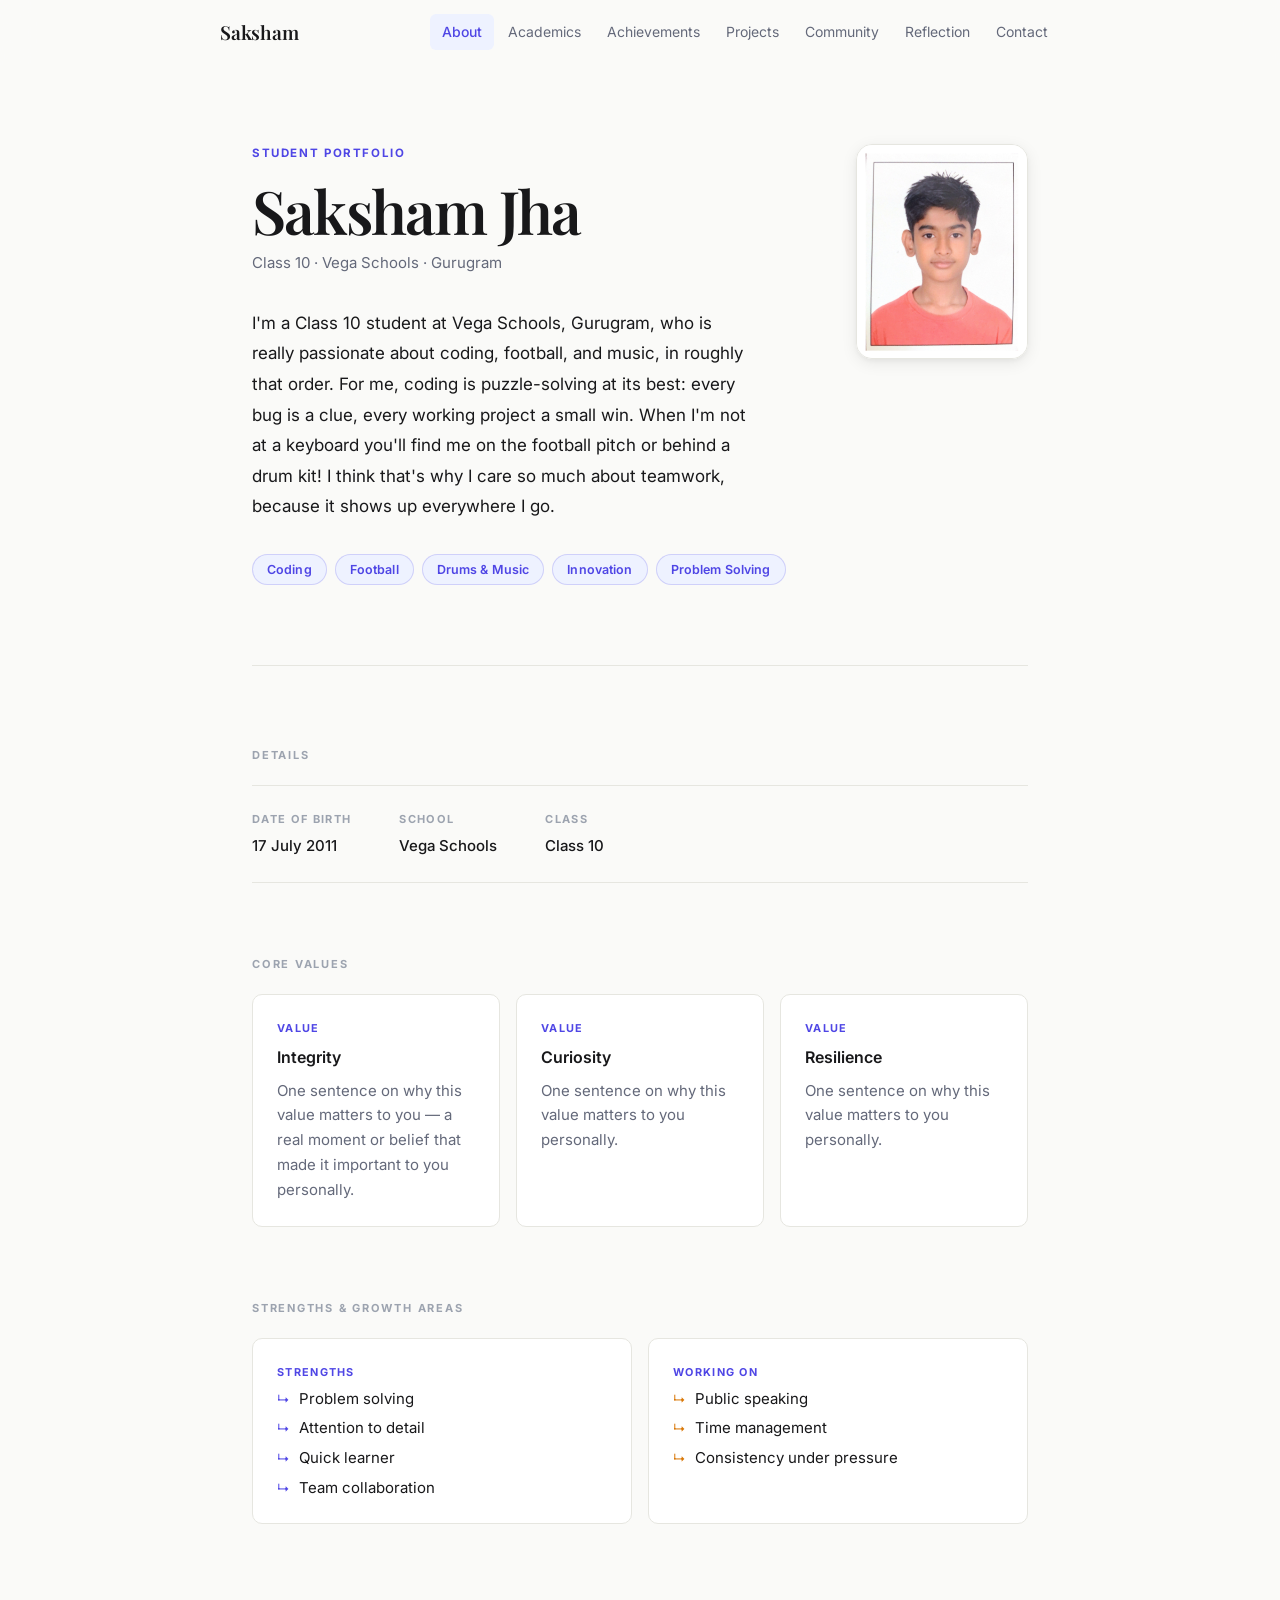
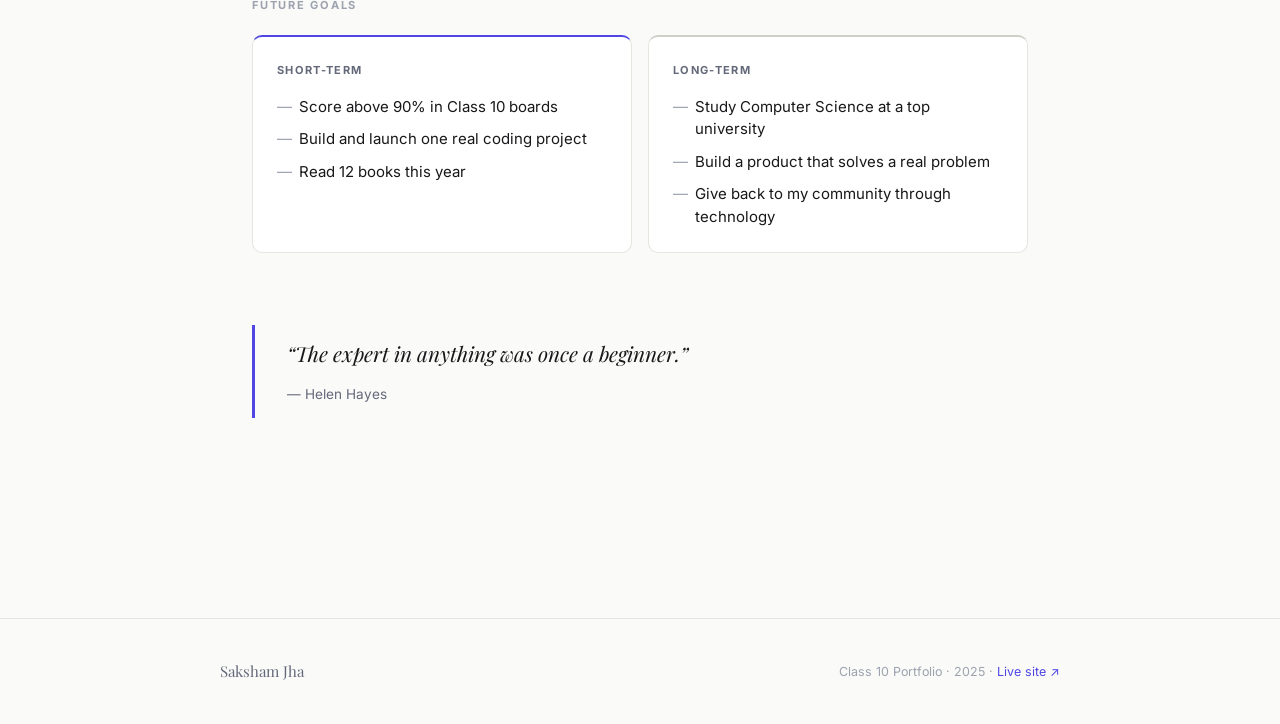
<file: index.html>
<!DOCTYPE html>
<html lang="en" data-page="about">
<head>
  <meta charset="UTF-8" />
  <meta name="viewport" content="width=device-width, initial-scale=1.0" />
  <meta name="description" content="Student portfolio — About Me" />
  <title>Portfolio</title>
  <link rel="preconnect" href="https://fonts.googleapis.com" />
  <link rel="preconnect" href="https://fonts.gstatic.com" crossorigin />
  <link href="https://fonts.googleapis.com/css2?family=Inter:wght@300;400;500;600&family=Playfair+Display:ital,wght@0,500;0,600;1,500&display=swap" rel="stylesheet" />
  <link rel="stylesheet" href="css/style.css" />
</head>
<body>
  <nav id="nav-root"></nav>
  <div id="app"></div>
  <footer id="footer-root"></footer>
  <script src="js/data.js"></script>
  <script src="js/main.js"></script>
</body>
</html>
</file>
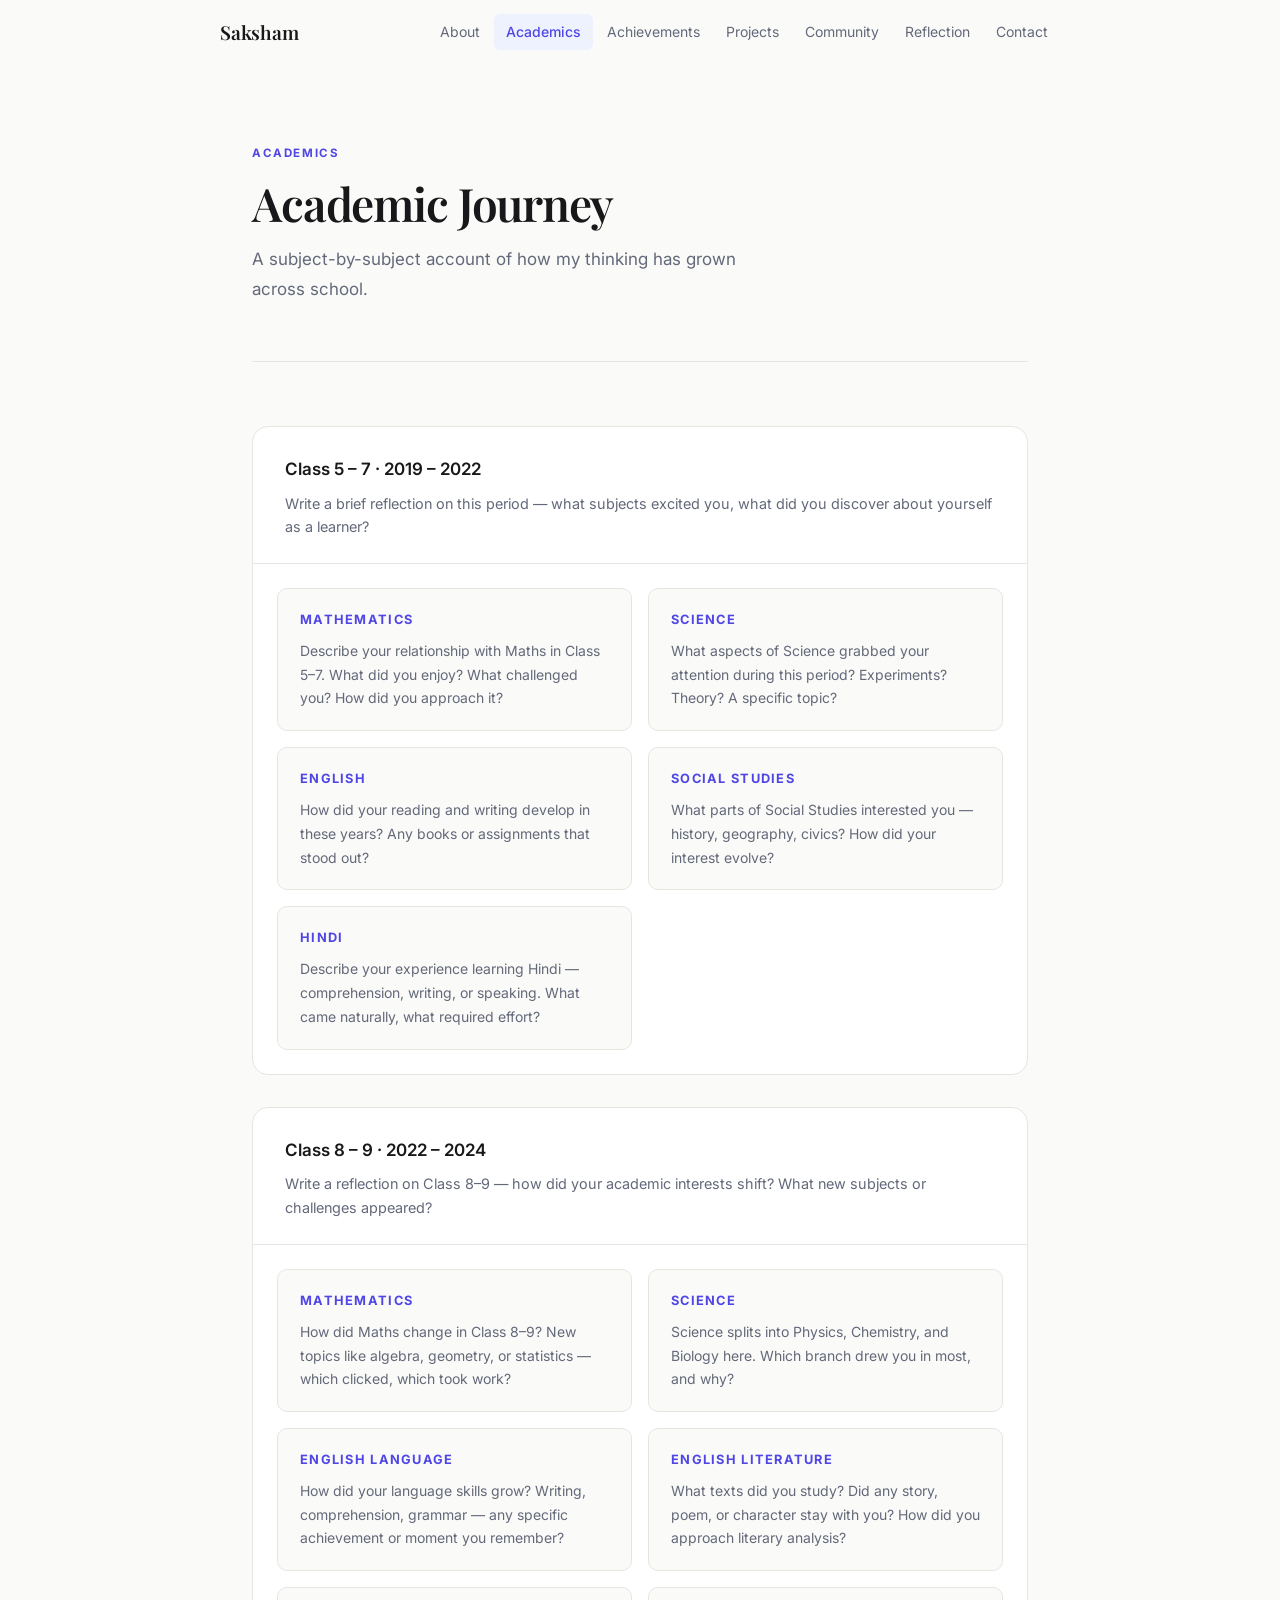
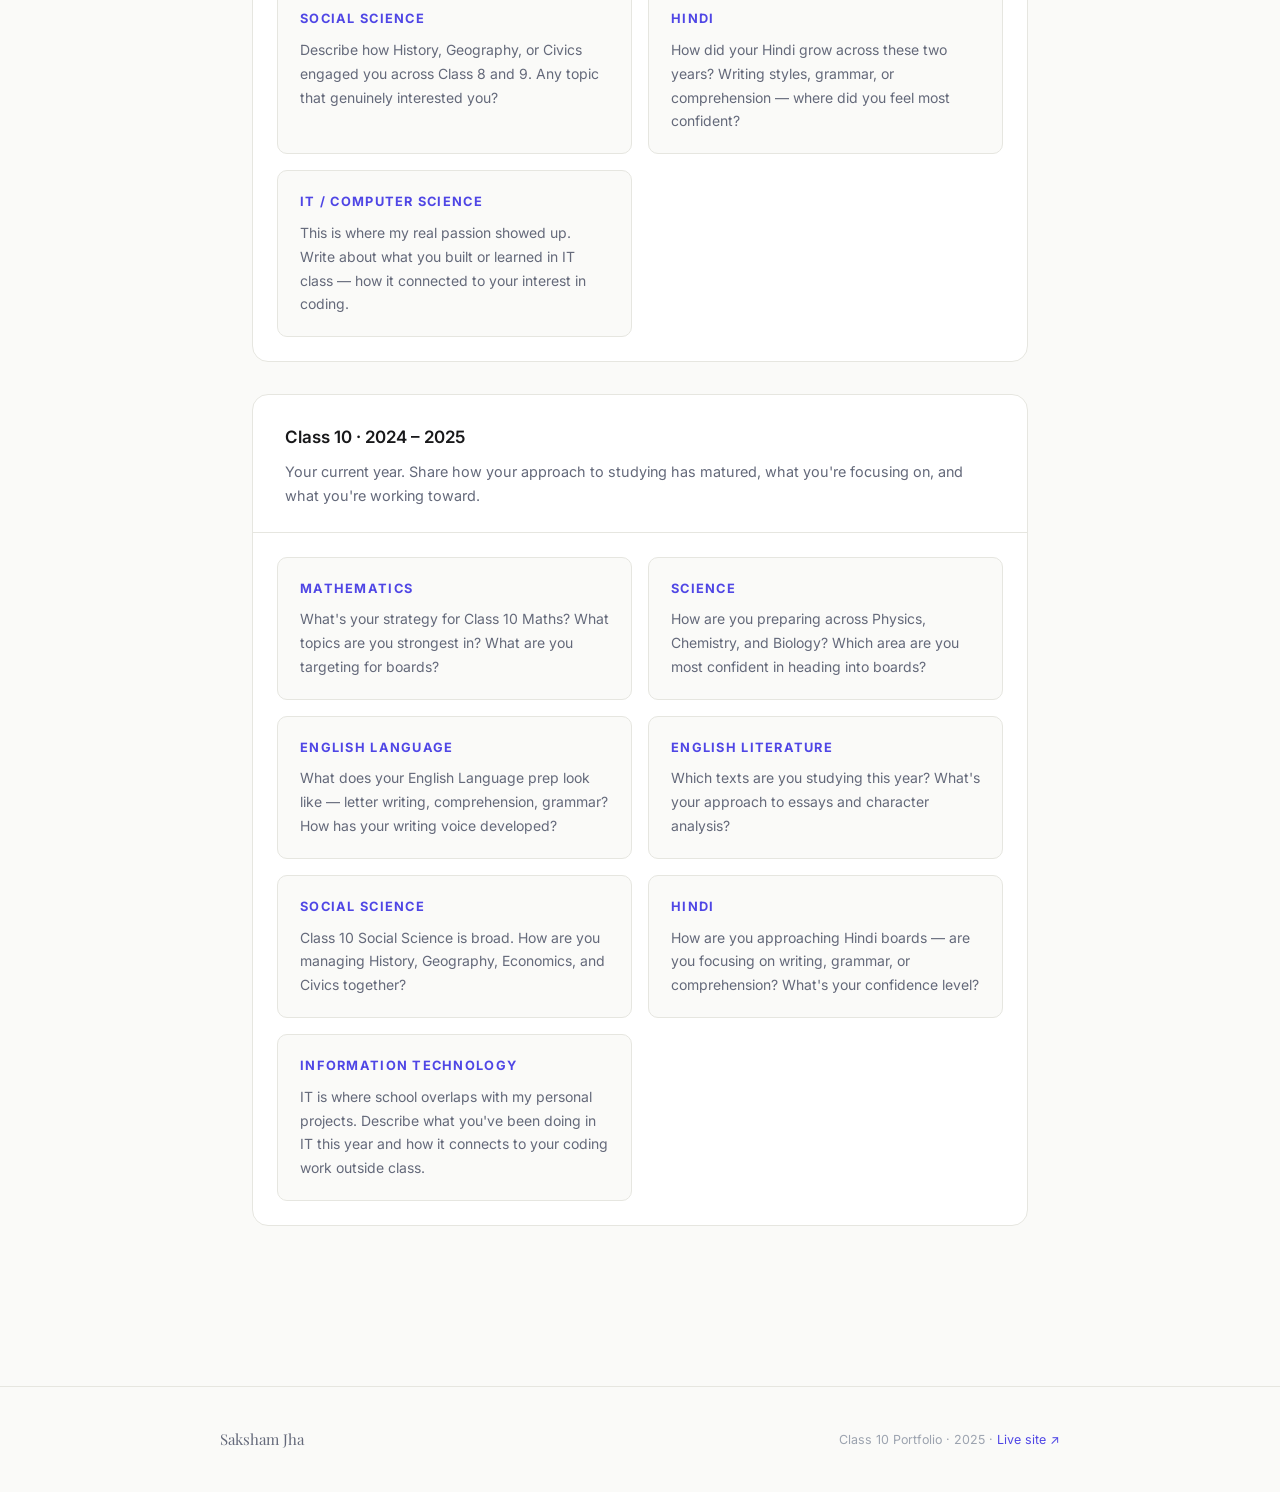
<file: academics.html>
<!DOCTYPE html>
<html lang="en" data-page="academics">
<head>
  <meta charset="UTF-8" />
  <meta name="viewport" content="width=device-width, initial-scale=1.0" />
  <meta name="description" content="Academic achievements — Class 5 to 10" />
  <title>Portfolio</title>
  <link rel="preconnect" href="https://fonts.googleapis.com" />
  <link rel="preconnect" href="https://fonts.gstatic.com" crossorigin />
  <link href="https://fonts.googleapis.com/css2?family=Inter:wght@300;400;500;600&family=Playfair+Display:ital,wght@0,500;0,600;1,500&display=swap" rel="stylesheet" />
  <link rel="stylesheet" href="css/style.css" />
</head>
<body>
  <nav id="nav-root"></nav>
  <div id="app"></div>
  <footer id="footer-root"></footer>
  <script src="js/data.js"></script>
  <script src="js/main.js"></script>
</body>
</html>
</file>
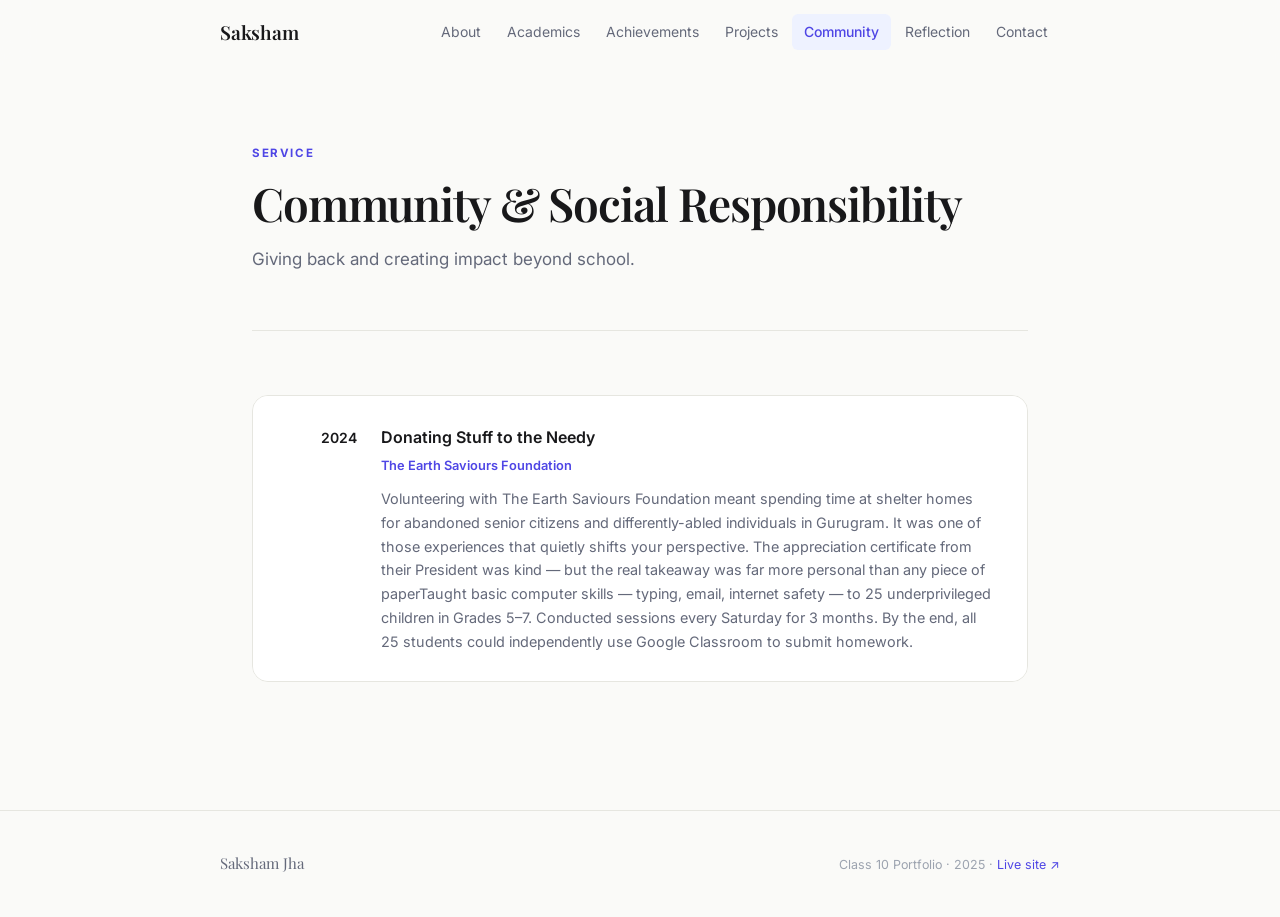
<file: community.html>
<!DOCTYPE html>
<html lang="en" data-page="community">
<head>
  <meta charset="UTF-8" />
  <meta name="viewport" content="width=device-width, initial-scale=1.0" />
  <meta name="description" content="Community service and social responsibility" />
  <title>Portfolio</title>
  <link rel="preconnect" href="https://fonts.googleapis.com" />
  <link rel="preconnect" href="https://fonts.gstatic.com" crossorigin />
  <link href="https://fonts.googleapis.com/css2?family=Inter:wght@300;400;500;600&family=Playfair+Display:ital,wght@0,500;0,600;1,500&display=swap" rel="stylesheet" />
  <link rel="stylesheet" href="css/style.css" />
</head>
<body>
  <nav id="nav-root"></nav>
  <div id="app"></div>
  <footer id="footer-root"></footer>
  <script src="js/data.js"></script>
  <script src="js/main.js"></script>
</body>
</html>
</file>
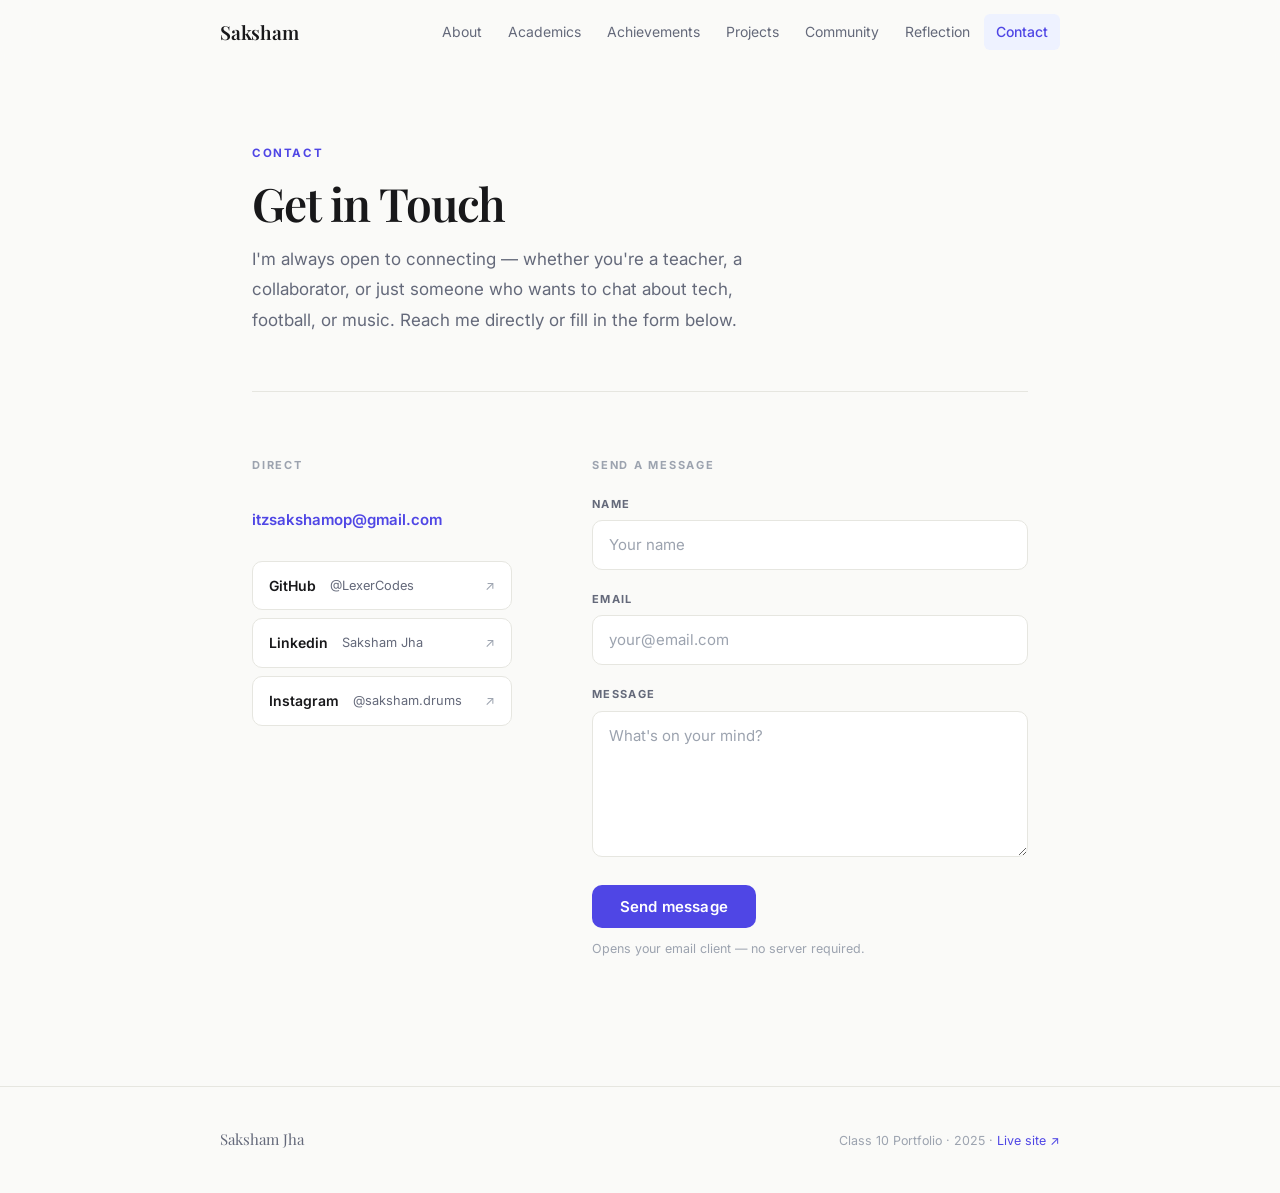
<file: contact.html>
<!DOCTYPE html>
<html lang="en" data-page="contact">
<head>
  <meta charset="UTF-8" />
  <meta name="viewport" content="width=device-width, initial-scale=1.0" />
  <meta name="description" content="Contact" />
  <title>Portfolio</title>
  <link rel="preconnect" href="https://fonts.googleapis.com" />
  <link rel="preconnect" href="https://fonts.gstatic.com" crossorigin />
  <link href="https://fonts.googleapis.com/css2?family=Inter:wght@300;400;500;600&family=Playfair+Display:ital,wght@0,500;0,600;1,500&display=swap" rel="stylesheet" />
  <link rel="stylesheet" href="css/style.css" />
</head>
<body>
  <nav id="nav-root"></nav>
  <div id="app"></div>
  <footer id="footer-root"></footer>
  <script src="js/data.js"></script>
  <script src="js/main.js"></script>
</body>
</html>
</file>
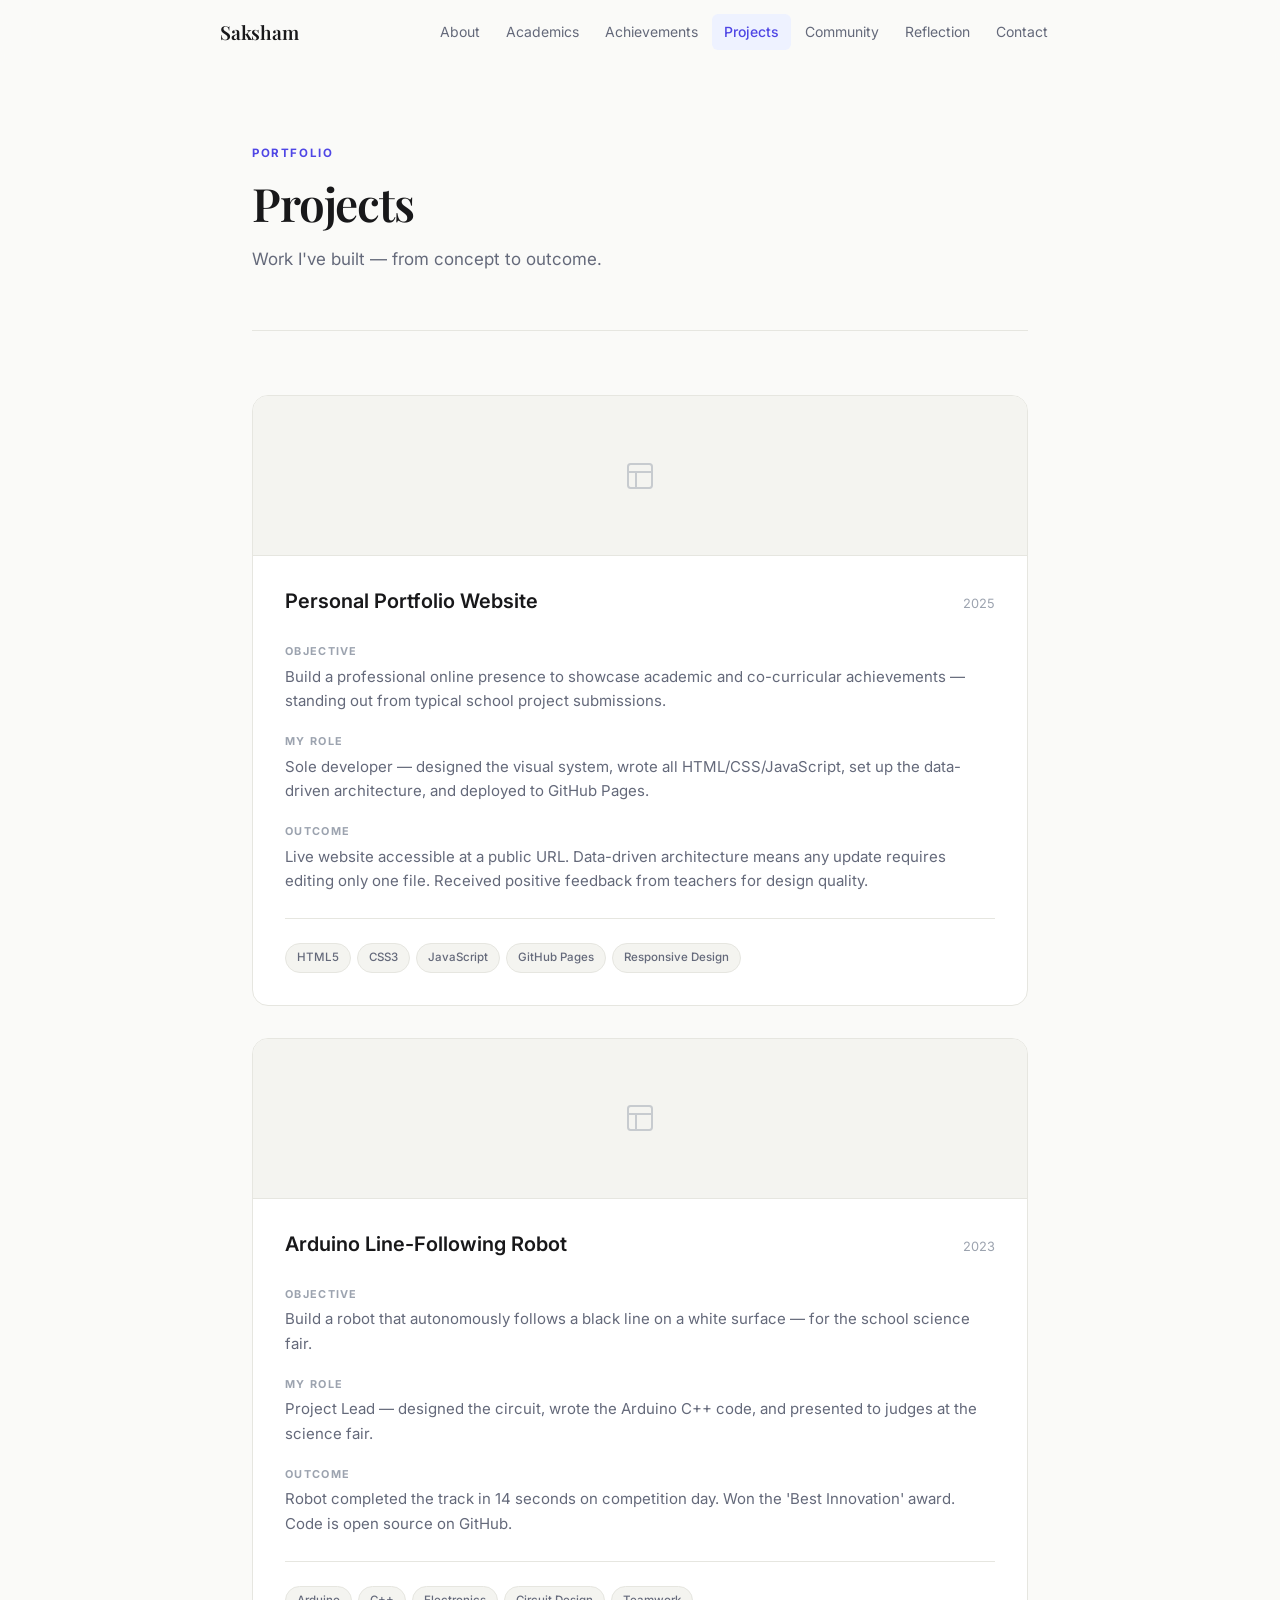
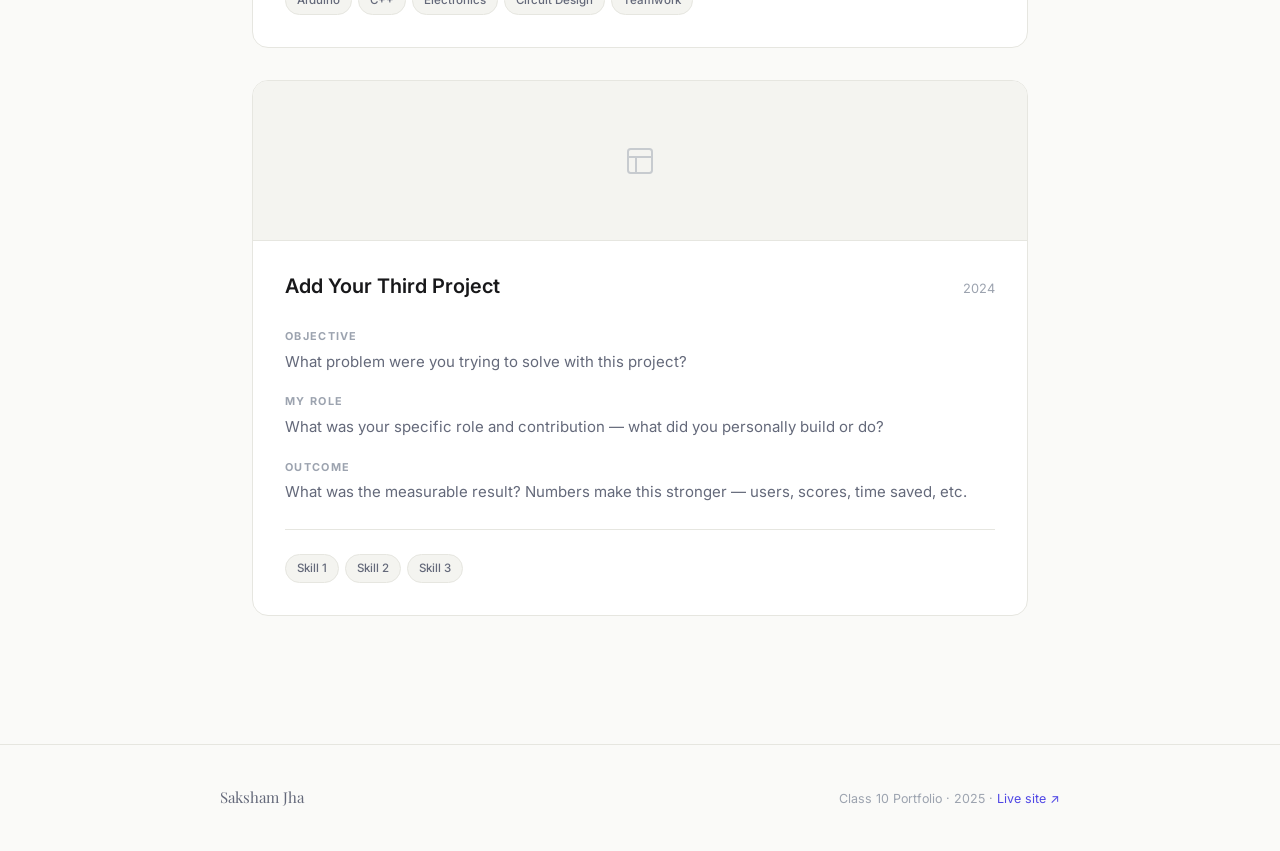
<file: projects.html>
<!DOCTYPE html>
<html lang="en" data-page="projects">
<head>
  <meta charset="UTF-8" />
  <meta name="viewport" content="width=device-width, initial-scale=1.0" />
  <meta name="description" content="Projects portfolio" />
  <title>Portfolio</title>
  <link rel="preconnect" href="https://fonts.googleapis.com" />
  <link rel="preconnect" href="https://fonts.gstatic.com" crossorigin />
  <link href="https://fonts.googleapis.com/css2?family=Inter:wght@300;400;500;600&family=Playfair+Display:ital,wght@0,500;0,600;1,500&display=swap" rel="stylesheet" />
  <link rel="stylesheet" href="css/style.css" />
</head>
<body>
  <nav id="nav-root"></nav>
  <div id="app"></div>
  <footer id="footer-root"></footer>
  <script src="js/data.js"></script>
  <script src="js/main.js"></script>
</body>
</html>
</file>
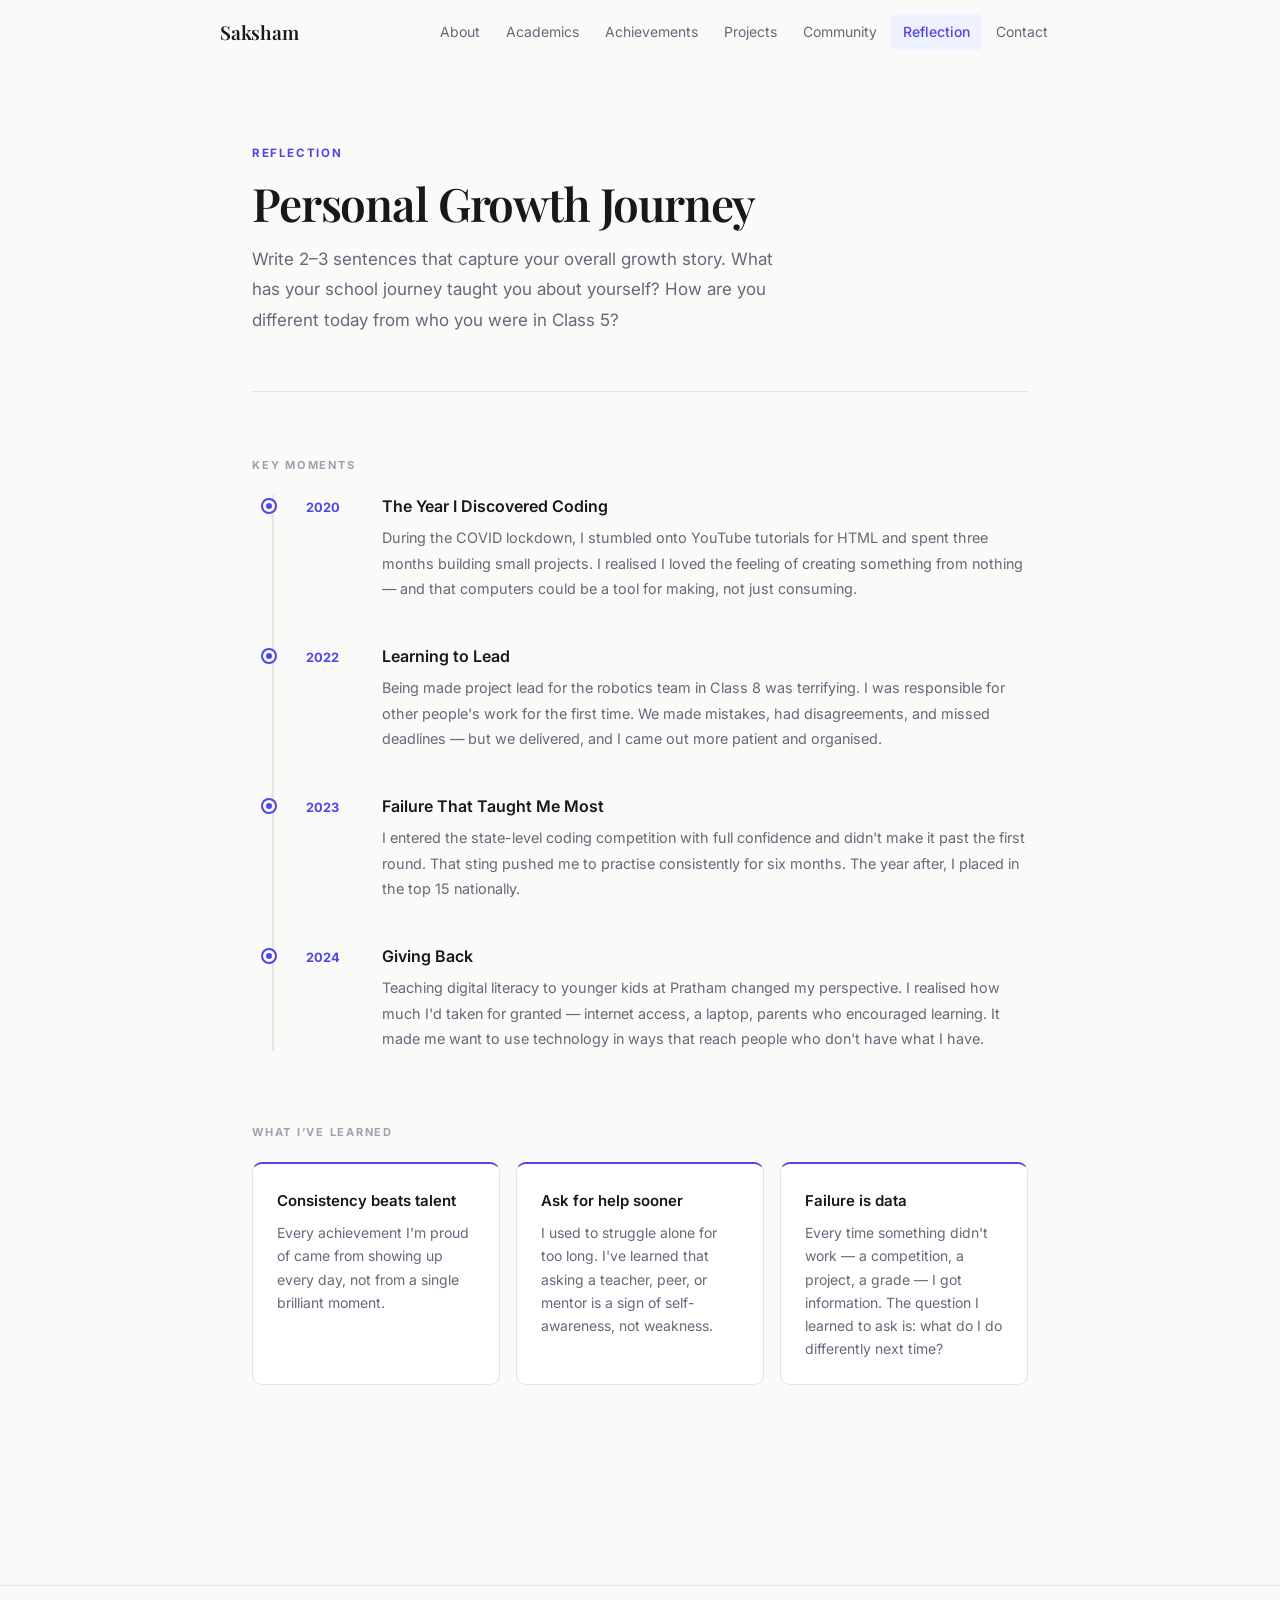
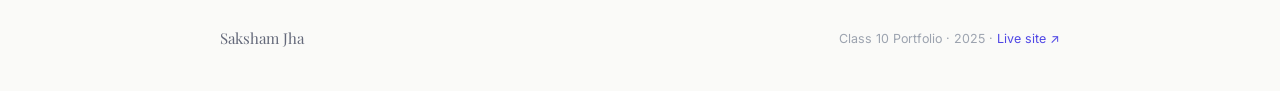
<file: reflection.html>
<!DOCTYPE html>
<html lang="en" data-page="reflection">
<head>
  <meta charset="UTF-8" />
  <meta name="viewport" content="width=device-width, initial-scale=1.0" />
  <meta name="description" content="Personal reflection and growth journey" />
  <title>Portfolio</title>
  <link rel="preconnect" href="https://fonts.googleapis.com" />
  <link rel="preconnect" href="https://fonts.gstatic.com" crossorigin />
  <link href="https://fonts.googleapis.com/css2?family=Inter:wght@300;400;500;600&family=Playfair+Display:ital,wght@0,500;0,600;1,500&display=swap" rel="stylesheet" />
  <link rel="stylesheet" href="css/style.css" />
</head>
<body>
  <nav id="nav-root"></nav>
  <div id="app"></div>
  <footer id="footer-root"></footer>
  <script src="js/data.js"></script>
  <script src="js/main.js"></script>
</body>
</html>
</file>
<file: css/style.css>
/* ═══════════════════════════════════════════════════════
   PORTFOLIO — Design System
   All styles for all 7 pages live here.
   ═══════════════════════════════════════════════════════ */

@import url('https://fonts.googleapis.com/css2?family=Inter:wght@300;400;500;600&family=Playfair+Display:ital,wght@0,500;0,600;1,500&display=swap');

/* ── RESET ─────────────────────────────────────────────────────── */
*, *::before, *::after { box-sizing: border-box; margin: 0; padding: 0; }

/* ── DESIGN TOKENS ─────────────────────────────────────────────── */
:root {
  --bg:             #FAFAF8;
  --surface:        #FFFFFF;
  --surface-raised: #F4F4F0;
  --border:         #E6E6E0;
  --border-hover:   #CFCFC8;
  --text:           #18181A;
  --text-muted:     #64697A;
  --text-subtle:    #9CA3AF;
  --accent:         #4F46E5;
  --accent-light:   #EEF2FF;
  --accent-hover:   #4338CA;
  --green:          #059669;
  --green-light:    #ECFDF5;
  --amber:          #D97706;
  --amber-light:    #FFFBEB;
  --purple:         #7C3AED;
  --purple-light:   #F5F3FF;
  --nav-h:          64px;
  --max-w:          840px;
  --radius:         10px;
  --radius-lg:      16px;
  --shadow-sm:      0 1px 3px rgba(0,0,0,0.06), 0 1px 2px rgba(0,0,0,0.04);
  --shadow-md:      0 4px 16px rgba(0,0,0,0.08), 0 2px 4px rgba(0,0,0,0.04);
  --shadow-lg:      0 8px 28px rgba(0,0,0,0.10), 0 4px 8px rgba(0,0,0,0.05);
  --t:              0.2s ease;
  --t-slow:         0.5s ease;
}

html { scroll-behavior: smooth; }

body {
  font-family: 'Inter', system-ui, -apple-system, sans-serif;
  background: var(--bg);
  color: var(--text);
  font-size: 16px;
  line-height: 1.7;
  -webkit-font-smoothing: antialiased;
  -moz-osx-font-smoothing: grayscale;
}

img   { max-width: 100%; height: auto; display: block; }
a     { color: inherit; }
ul    { list-style: none; }


/* ════════════════════════════════════════════════════════
   SCROLL ANIMATIONS
   Elements start invisible and animate in when scrolled into view.
   JS adds .visible via IntersectionObserver.
   ════════════════════════════════════════════════════════ */

.fade-up {
  opacity: 0;
  transform: translateY(32px);
  transition: opacity 0.6s ease, transform 0.6s ease;
}
.fade-up.visible {
  opacity: 1;
  transform: translateY(0);
}

/* Stagger siblings so they animate one after another */
.fade-up:nth-child(1) { transition-delay: 0.00s; }
.fade-up:nth-child(2) { transition-delay: 0.09s; }
.fade-up:nth-child(3) { transition-delay: 0.18s; }
.fade-up:nth-child(4) { transition-delay: 0.27s; }
.fade-up:nth-child(5) { transition-delay: 0.36s; }
.fade-up:nth-child(6) { transition-delay: 0.45s; }


/* ════════════════════════════════════════════════════════
   NAVIGATION
   ════════════════════════════════════════════════════════ */

#nav-root {
  position: fixed;
  top: 0; left: 0; right: 0;
  z-index: 200;
  background: rgba(250, 250, 248, 0.72);
  backdrop-filter: blur(18px) saturate(180%);
  -webkit-backdrop-filter: blur(18px) saturate(180%);
  border-bottom: 1px solid transparent;
  transition: background var(--t), border-color var(--t), box-shadow var(--t);
}

#nav-root.nav--scrolled {
  background: rgba(250, 250, 248, 0.96);
  border-bottom-color: var(--border);
  box-shadow: var(--shadow-sm);
}

.nav-inner {
  max-width: calc(var(--max-w) + 4rem);
  margin: 0 auto;
  height: var(--nav-h);
  display: flex;
  align-items: center;
  justify-content: space-between;
  padding: 0 2rem;
}

.nav-logo {
  font-family: 'Playfair Display', serif;
  font-size: 1.2rem;
  font-weight: 600;
  color: var(--text);
  text-decoration: none;
  letter-spacing: -0.01em;
  flex-shrink: 0;
}
.nav-logo:hover { color: var(--accent); }

.nav-links {
  display: flex;
  gap: 0.125rem;
}
.nav-links a {
  display: block;
  padding: 0.4rem 0.75rem;
  font-size: 0.875rem;
  color: var(--text-muted);
  text-decoration: none;
  font-weight: 400;
  border-radius: 6px;
  transition: color var(--t), background var(--t);
}
.nav-links a:hover {
  color: var(--text);
  background: var(--surface-raised);
}
.nav-links a.active {
  color: var(--accent);
  font-weight: 500;
  background: var(--accent-light);
}

/* ── Hamburger button (mobile only) ── */
.nav-hamburger {
  display: none;
  flex-direction: column;
  gap: 5px;
  background: none;
  border: none;
  cursor: pointer;
  padding: 8px;
  border-radius: 6px;
  transition: background var(--t);
}
.nav-hamburger:hover { background: var(--surface-raised); }
.nav-hamburger span {
  display: block;
  width: 22px;
  height: 2px;
  background: var(--text);
  border-radius: 2px;
  transition: transform 0.25s ease, opacity 0.2s ease;
}

/* ── Mobile drawer ── */
.nav-drawer {
  display: none;
  padding: 0.75rem 1.5rem 1.25rem;
  border-top: 1px solid var(--border);
  background: rgba(250, 250, 248, 0.98);
}
.nav-drawer-links li { border-bottom: 1px solid var(--border); }
.nav-drawer-links li:last-child { border-bottom: none; }
.nav-drawer-links a {
  display: block;
  padding: 0.875rem 0;
  font-size: 1rem;
  color: var(--text-muted);
  text-decoration: none;
  transition: color var(--t);
}
.nav-drawer-links a:hover,
.nav-drawer-links a.active { color: var(--accent); }

/* Open state */
#nav-root.nav--open .nav-drawer { display: block; }
#nav-root.nav--open .nav-hamburger span:nth-child(1) {
  transform: translateY(7px) rotate(45deg);
}
#nav-root.nav--open .nav-hamburger span:nth-child(2) {
  opacity: 0; transform: scaleX(0);
}
#nav-root.nav--open .nav-hamburger span:nth-child(3) {
  transform: translateY(-7px) rotate(-45deg);
}


/* ════════════════════════════════════════════════════════
   MAIN LAYOUT
   ════════════════════════════════════════════════════════ */

#app {
  max-width: var(--max-w);
  margin: 0 auto;
  padding: calc(var(--nav-h) + 5rem) 2rem 8rem;
}


/* ════════════════════════════════════════════════════════
   PAGE HEADER  (used on all pages except About)
   ════════════════════════════════════════════════════════ */

.page-header {
  margin-bottom: 4rem;
  padding-bottom: 3.5rem;
  border-bottom: 1px solid var(--border);
}
.page-eyebrow {
  font-size: 0.72rem;
  font-weight: 700;
  letter-spacing: 0.14em;
  text-transform: uppercase;
  color: var(--accent);
  margin-bottom: 0.875rem;
}
.page-title {
  font-family: 'Playfair Display', serif;
  font-size: clamp(2rem, 5vw, 2.875rem);
  font-weight: 600;
  letter-spacing: -0.025em;
  line-height: 1.13;
  color: var(--text);
  margin-bottom: 0.875rem;
}
.page-subtitle, .page-intro-text {
  font-size: 1.0625rem;
  color: var(--text-muted);
  line-height: 1.8;
  max-width: 540px;
}


/* ════════════════════════════════════════════════════════
   HERO  (About / index page only)
   ════════════════════════════════════════════════════════ */

.hero {
  display: grid;
  grid-template-columns: 1fr auto;
  gap: 4rem;
  align-items: start;
  margin-bottom: 5rem;
  padding-bottom: 5rem;
  border-bottom: 1px solid var(--border);
}

.hero-eyebrow {
  font-size: 0.72rem;
  font-weight: 700;
  letter-spacing: 0.14em;
  text-transform: uppercase;
  color: var(--accent);
  margin-bottom: 0.875rem;
}
.hero-name {
  font-family: 'Playfair Display', serif;
  font-size: clamp(2.5rem, 6vw, 3.75rem);
  font-weight: 600;
  line-height: 1.08;
  letter-spacing: -0.03em;
  color: var(--text);
  margin-bottom: 0.5rem;
}
.hero-role {
  font-size: 0.9375rem;
  color: var(--text-muted);
  margin-bottom: 2rem;
}
.hero-intro {
  font-size: 1.0625rem;
  color: var(--text);
  line-height: 1.8;
  max-width: 500px;
  margin-bottom: 2rem;
}

.pill-row { display: flex; flex-wrap: wrap; gap: 0.5rem; }
.pill {
  display: inline-flex;
  align-items: center;
  background: var(--accent-light);
  color: var(--accent);
  font-size: 0.78rem;
  font-weight: 600;
  padding: 4px 14px;
  border-radius: 20px;
  border: 1px solid rgba(79, 70, 229, 0.2);
  letter-spacing: 0.01em;
}

.hero-media { flex-shrink: 0; }
.hero-photo {
  width: 172px;
  height: 215px;
  object-fit: cover;
  border-radius: var(--radius-lg);
  border: 1px solid var(--border);
  box-shadow: var(--shadow-md);
}
.hero-photo-placeholder {
  width: 172px;
  height: 215px;
  border-radius: var(--radius-lg);
  border: 1.5px dashed var(--border-hover);
  background: var(--surface-raised);
  display: flex;
  flex-direction: column;
  align-items: center;
  justify-content: center;
  gap: 0.75rem;
  color: var(--text-subtle);
}
.hero-photo-placeholder svg { stroke: var(--text-subtle); }
.hero-photo-placeholder span { font-size: 0.75rem; }


/* ════════════════════════════════════════════════════════
   SECTIONS & GENERIC COMPONENTS
   ════════════════════════════════════════════════════════ */

.section { margin-bottom: 4.5rem; }

.section-label {
  font-size: 0.69rem;
  font-weight: 700;
  letter-spacing: 0.16em;
  text-transform: uppercase;
  color: var(--text-subtle);
  margin-bottom: 1.25rem;
}

/* ── Info row (About page: DOB, School, Class) ── */
.info-row {
  display: flex;
  flex-wrap: wrap;
  gap: 3rem;
  padding: 1.5rem 0;
  border-top: 1px solid var(--border);
  border-bottom: 1px solid var(--border);
}
.info-label {
  font-size: 0.69rem;
  font-weight: 700;
  text-transform: uppercase;
  letter-spacing: 0.12em;
  color: var(--text-subtle);
  margin-bottom: 0.25rem;
}
.info-value {
  font-size: 0.9375rem;
  color: var(--text);
  font-weight: 500;
}

/* ── Cards ── */
.card-grid {
  display: grid;
  grid-template-columns: repeat(auto-fit, minmax(210px, 1fr));
  gap: 1rem;
}
.card {
  background: var(--surface);
  border: 1px solid var(--border);
  border-radius: var(--radius);
  padding: 1.5rem;
  transition: border-color var(--t), box-shadow var(--t), transform var(--t);
}
.card:hover {
  border-color: var(--border-hover);
  box-shadow: var(--shadow-md);
  transform: translateY(-2px);
}
.card-eyebrow {
  font-size: 0.68rem;
  font-weight: 700;
  letter-spacing: 0.12em;
  text-transform: uppercase;
  color: var(--accent);
  margin-bottom: 0.375rem;
}
.card-title {
  font-size: 1rem;
  font-weight: 600;
  color: var(--text);
  margin-bottom: 0.5rem;
}
.card-body {
  font-size: 0.9375rem;
  color: var(--text-muted);
  line-height: 1.65;
}

/* ── Tag list (Strengths / Working on) ── */
.tag-list {
  display: flex;
  flex-direction: column;
  gap: 0.45rem;
}
.tag-list li {
  font-size: 0.9375rem;
  color: var(--text);
  padding-left: 1.375rem;
  position: relative;
  line-height: 1.5;
}
.tag-list li::before {
  content: '↳';
  position: absolute;
  left: 0;
  color: var(--accent);
  font-size: 0.8rem;
  top: 2px;
}
.tag-list.working li::before { color: var(--amber); }

/* ── Goals grid ── */
.goals-grid {
  display: grid;
  grid-template-columns: 1fr 1fr;
  gap: 1rem;
}
.goal-card {
  background: var(--surface);
  border: 1px solid var(--border);
  border-radius: var(--radius);
  padding: 1.5rem;
  transition: border-color var(--t), box-shadow var(--t), transform var(--t);
}
.goal-card:hover {
  border-color: var(--border-hover);
  box-shadow: var(--shadow-md);
  transform: translateY(-2px);
}
.goal-short { border-top: 2.5px solid var(--accent); }
.goal-long  { border-top: 2.5px solid var(--border-hover); }
.goal-type {
  font-size: 0.69rem;
  font-weight: 700;
  text-transform: uppercase;
  letter-spacing: 0.12em;
  color: var(--text-muted);
  margin-bottom: 1rem;
}
.goal-list {
  display: flex;
  flex-direction: column;
  gap: 0.625rem;
}
.goal-list li {
  font-size: 0.9375rem;
  color: var(--text);
  padding-left: 1.375rem;
  position: relative;
  line-height: 1.5;
}
.goal-list li::before {
  content: '—';
  position: absolute;
  left: 0;
  color: var(--text-subtle);
}

/* ── Quote ── */
.quote-block {
  border-left: 3px solid var(--accent);
  padding: 0.75rem 0 0.75rem 2rem;
  margin: 1.5rem 0;
}
.quote-text {
  font-family: 'Playfair Display', serif;
  font-size: 1.3rem;
  font-style: italic;
  color: var(--text);
  line-height: 1.6;
  margin-bottom: 0.75rem;
}
.quote-author {
  font-size: 0.85rem;
  color: var(--text-muted);
}


/* ════════════════════════════════════════════════════════
   ACADEMICS PAGE
   ════════════════════════════════════════════════════════ */

.academic-block {
  background: var(--surface);
  border: 1px solid var(--border);
  border-radius: var(--radius-lg);
  overflow: hidden;
  margin-bottom: 2rem;
  transition: box-shadow var(--t);
}
.academic-block:hover { box-shadow: var(--shadow-md); }

.academic-header {
  padding: 1.75rem 2rem 1.5rem;
  border-bottom: 1px solid var(--border);
}
.academic-period {
  font-size: 1.0625rem;
  font-weight: 600;
  color: var(--text);
  margin-bottom: 0.5rem;
}
.academic-highlight {
  font-size: 0.9rem;
  color: var(--text-muted);
  line-height: 1.65;
}

/* ── Subject cards (descriptive, no grades) ── */
.subject-grid {
  display: grid;
  grid-template-columns: repeat(auto-fill, minmax(240px, 1fr));
  gap: 1rem;
  padding: 1.5rem;
}
.subject-card {
  background: var(--bg);
  border: 1px solid var(--border);
  border-radius: var(--radius);
  padding: 1.25rem 1.375rem;
  transition: border-color var(--t), box-shadow var(--t), transform var(--t);
}
.subject-card:hover {
  border-color: var(--border-hover);
  box-shadow: var(--shadow-sm);
  transform: translateY(-2px);
}
.subject-name {
  font-size: 0.8rem;
  font-weight: 700;
  text-transform: uppercase;
  letter-spacing: 0.1em;
  color: var(--accent);
  margin-bottom: 0.5rem;
}
.subject-desc {
  font-size: 0.875rem;
  color: var(--text-muted);
  line-height: 1.7;
}


/* ════════════════════════════════════════════════════════
   ACHIEVEMENTS PAGE
   ════════════════════════════════════════════════════════ */

.achievement-list {
  display: flex;
  flex-direction: column;
  gap: 1.25rem;
}

.achievement-card {
  background: var(--surface);
  border: 1px solid var(--border);
  border-radius: var(--radius-lg);
  overflow: hidden;
  transition: border-color var(--t), box-shadow var(--t), transform var(--t);
}
.achievement-card:hover {
  border-color: var(--border-hover);
  box-shadow: var(--shadow-md);
  transform: translateY(-2px);
}

.achievement-body {
  padding: 1.5rem 1.75rem 1.375rem;
}

.achievement-top {
  display: flex;
  justify-content: space-between;
  align-items: flex-start;
  gap: 1rem;
  margin-bottom: 0.875rem;
}
.achievement-badge {
  display: inline-block;
  font-size: 0.65rem;
  font-weight: 700;
  letter-spacing: 0.1em;
  text-transform: uppercase;
  padding: 3px 9px;
  border-radius: 20px;
  margin-bottom: 0.5rem;
}
.badge-green  { background: var(--green-light);  color: var(--green);  }
.badge-blue   { background: var(--accent-light); color: var(--accent); }
.badge-amber  { background: var(--amber-light);  color: var(--amber);  }
.badge-purple { background: var(--purple-light); color: var(--purple); }
.badge-navy   { background: #EFF6FF; color: #1D4ED8; }

.achievement-title {
  font-size: 1rem;
  font-weight: 600;
  color: var(--text);
  line-height: 1.4;
}
.achievement-position {
  font-size: 0.75rem;
  font-weight: 700;
  color: var(--accent);
  white-space: nowrap;
  padding: 4px 12px;
  background: var(--accent-light);
  border-radius: 20px;
  flex-shrink: 0;
  height: fit-content;
  margin-top: 2px;
}
.achievement-desc {
  font-size: 0.9375rem;
  color: var(--text-muted);
  line-height: 1.7;
  margin-bottom: 1.125rem;
}
.achievement-meta {
  display: flex;
  justify-content: space-between;
  align-items: center;
  font-size: 0.78rem;
  color: var(--text-subtle);
  padding-top: 0.875rem;
  border-top: 1px solid var(--border);
}
.achievement-org { font-weight: 500; }

/* ── Certificate slider ── */
.cert-section {
  border-top: 1px solid var(--border);
  padding: 1.25rem 1.75rem 1.5rem;
  background: var(--surface-raised);
}
.cert-label {
  font-size: 0.68rem;
  font-weight: 700;
  letter-spacing: 0.14em;
  text-transform: uppercase;
  color: var(--text-subtle);
  margin-bottom: 0.875rem;
}
.cert-slider {
  position: relative;
  border-radius: var(--radius);
  overflow: hidden;
}
.cert-track {
  display: flex;
  transition: transform 0.38s cubic-bezier(0.4, 0, 0.2, 1);
}
.cert-slide {
  min-width: 100%;
  flex-shrink: 0;
}
.cert-img {
  width: 100%;
  max-height: 400px;
  object-fit: contain;
  background: white;
  display: block;
  border-radius: var(--radius);
  border: 1px solid var(--border);
}
.cert-video {
  width: 100%;
  max-height: 400px;
  display: block;
  border-radius: var(--radius);
  border: 1px solid var(--border);
  background: #000;
}
.cert-slide--pdf {
  display: flex;
  flex-direction: column;
  align-items: center;
  justify-content: center;
  gap: 1rem;
  padding: 2rem;
  min-height: 120px;
}
.cert-pdf-note {
  font-size: 0.85rem;
  color: var(--text-subtle);
}
.cert-open-link {
  font-size: 0.75rem;
  font-weight: 500;
  color: var(--accent);
  text-decoration: none;
  text-align: right;
  display: block;
  transition: opacity var(--t);
}
.cert-open-link:hover { opacity: 0.65; text-decoration: underline; }

.cert-arrow {
  position: absolute;
  top: 50%;
  transform: translateY(-50%);
  background: white;
  border: 1px solid var(--border);
  border-radius: 50%;
  width: 36px;
  height: 36px;
  cursor: pointer;
  display: flex;
  align-items: center;
  justify-content: center;
  font-size: 1.1rem;
  color: var(--text);
  box-shadow: var(--shadow-sm);
  z-index: 2;
  transition: box-shadow var(--t), transform var(--t);
  line-height: 1;
  padding: 0;
}
.cert-arrow:hover {
  box-shadow: var(--shadow-md);
  transform: translateY(calc(-50% - 1px));
}
.cert-prev { left: 0.625rem; }
.cert-next { right: 0.625rem; }

.cert-dots {
  display: flex;
  justify-content: center;
  gap: 0.375rem;
  margin-top: 0.875rem;
}
.cert-dot {
  width: 7px;
  height: 7px;
  border-radius: 50%;
  background: var(--border-hover);
  border: none;
  cursor: pointer;
  padding: 0;
  transition: background var(--t), transform var(--t);
}
.cert-dot.active {
  background: var(--accent);
  transform: scale(1.3);
}


/* ════════════════════════════════════════════════════════
   PROJECTS PAGE
   ════════════════════════════════════════════════════════ */

.projects-list {
  display: flex;
  flex-direction: column;
  gap: 2rem;
}

.project-card {
  background: var(--surface);
  border: 1px solid var(--border);
  border-radius: var(--radius-lg);
  overflow: hidden;
  transition: border-color var(--t), box-shadow var(--t), transform var(--t);
}
.project-card:hover {
  border-color: var(--border-hover);
  box-shadow: var(--shadow-lg);
  transform: translateY(-3px);
}

.project-image {
  width: 100%;
  height: 220px;
  object-fit: cover;
}
.project-image-placeholder {
  width: 100%;
  height: 160px;
  background: var(--surface-raised);
  display: flex;
  align-items: center;
  justify-content: center;
  color: var(--text-subtle);
  border-bottom: 1px solid var(--border);
}
.project-image-placeholder svg { stroke: var(--text-subtle); opacity: 0.5; }

.project-body { padding: 1.75rem 2rem 2rem; }

.project-header {
  display: flex;
  justify-content: space-between;
  align-items: baseline;
  margin-bottom: 1.5rem;
  gap: 1rem;
}
.project-title { font-size: 1.25rem; font-weight: 600; color: var(--text); }
.project-year  { font-size: 0.8rem;  color: var(--text-subtle); white-space: nowrap; }

.project-fields {
  display: flex;
  flex-direction: column;
  gap: 1.125rem;
  margin-bottom: 1.5rem;
  padding-bottom: 1.5rem;
  border-bottom: 1px solid var(--border);
}
.field-label {
  font-size: 0.68rem;
  font-weight: 700;
  text-transform: uppercase;
  letter-spacing: 0.12em;
  color: var(--text-subtle);
  margin-bottom: 0.25rem;
}
.field-value {
  font-size: 0.9375rem;
  color: var(--text-muted);
  line-height: 1.65;
}

.project-footer {
  display: flex;
  align-items: center;
  justify-content: space-between;
  gap: 1rem;
  flex-wrap: wrap;
}
.skill-pills { display: flex; flex-wrap: wrap; gap: 0.375rem; }
.skill-pill {
  font-size: 0.72rem;
  font-weight: 500;
  padding: 4px 11px;
  background: var(--surface-raised);
  border: 1px solid var(--border);
  border-radius: 20px;
  color: var(--text-muted);
  transition: border-color var(--t), color var(--t);
}
.skill-pill:hover { border-color: var(--accent); color: var(--accent); }

.project-link {
  font-size: 0.875rem;
  font-weight: 600;
  color: var(--accent);
  text-decoration: none;
  white-space: nowrap;
  transition: opacity var(--t);
}
.project-link:hover { opacity: 0.75; text-decoration: underline; }


/* ════════════════════════════════════════════════════════
   COMMUNITY PAGE
   ════════════════════════════════════════════════════════ */

.community-list {
  border: 1px solid var(--border);
  border-radius: var(--radius-lg);
  overflow: hidden;
}

.community-card {
  display: grid;
  grid-template-columns: 72px 1fr;
  gap: 1.5rem;
  padding: 1.75rem 2rem;
  border-bottom: 1px solid var(--border);
  background: var(--surface);
  transition: background var(--t);
}
.community-card:last-child { border-bottom: none; }
.community-card:hover { background: var(--bg); }

.community-left {
  text-align: right;
  flex-shrink: 0;
  padding-top: 2px;
}
.community-year  { font-size: 0.875rem; font-weight: 600; color: var(--text); }
.community-hours {
  font-size: 0.75rem;
  font-weight: 700;
  color: var(--accent);
  margin-top: 0.375rem;
  display: block;
}

.community-title { font-size: 1rem; font-weight: 600; color: var(--text); margin-bottom: 0.25rem; }
.community-org   { font-size: 0.8rem; font-weight: 600; color: var(--accent); margin-bottom: 0.625rem; }
.community-desc  { font-size: 0.9rem; color: var(--text-muted); line-height: 1.65; }


/* ════════════════════════════════════════════════════════
   REFLECTION PAGE
   ════════════════════════════════════════════════════════ */

/* Timeline */
.milestones-list {
  position: relative;
  padding-left: 2rem;
  border-left: 2px solid var(--border);
  margin-left: 1.25rem;
  margin-bottom: 0.5rem;
}

.milestone {
  display: grid;
  grid-template-columns: 52px 1fr;
  gap: 1.5rem;
  padding-bottom: 2.75rem;
  position: relative;
}
.milestone:last-child { padding-bottom: 0; }

.milestone::before {
  content: '';
  position: absolute;
  left: -2.6875rem;
  top: 5px;
  width: 12px;
  height: 12px;
  border-radius: 50%;
  background: var(--accent);
  border: 3px solid var(--bg);
  box-shadow: 0 0 0 2px var(--accent);
}

.milestone-year {
  font-size: 0.8rem;
  font-weight: 700;
  color: var(--accent);
  padding-top: 2px;
  flex-shrink: 0;
}
.milestone-title {
  font-size: 1rem;
  font-weight: 600;
  color: var(--text);
  margin-bottom: 0.5rem;
  line-height: 1.4;
}
.milestone-body {
  font-size: 0.9rem;
  color: var(--text-muted);
  line-height: 1.75;
}

/* Lesson cards */
.lessons-grid {
  display: grid;
  grid-template-columns: repeat(auto-fit, minmax(220px, 1fr));
  gap: 1rem;
}
.lesson-card {
  background: var(--surface);
  border: 1px solid var(--border);
  border-radius: var(--radius);
  padding: 1.5rem;
  border-top: 2.5px solid var(--accent);
  transition: box-shadow var(--t), transform var(--t);
}
.lesson-card:hover { box-shadow: var(--shadow-md); transform: translateY(-2px); }
.lesson-title {
  font-size: 0.9375rem;
  font-weight: 600;
  color: var(--text);
  margin-bottom: 0.5rem;
}
.lesson-body { font-size: 0.875rem; color: var(--text-muted); line-height: 1.65; }


/* ════════════════════════════════════════════════════════
   CONTACT PAGE
   ════════════════════════════════════════════════════════ */

.contact-grid {
  display: grid;
  grid-template-columns: 260px 1fr;
  gap: 5rem;
  align-items: start;
}

.contact-info {}
.email-link {
  display: inline-block;
  font-size: 0.9375rem;
  font-weight: 600;
  color: var(--accent);
  text-decoration: none;
  margin: 0.75rem 0 1.75rem;
  transition: opacity var(--t);
}
.email-link:hover { opacity: 0.75; text-decoration: underline; }

.social-list { display: flex; flex-direction: column; gap: 0.5rem; }
.social-link {
  display: flex;
  align-items: center;
  gap: 0.875rem;
  padding: 0.75rem 1rem;
  background: var(--surface);
  border: 1px solid var(--border);
  border-radius: var(--radius);
  text-decoration: none;
  transition: border-color var(--t), box-shadow var(--t), transform var(--t);
}
.social-link:hover {
  border-color: var(--border-hover);
  box-shadow: var(--shadow-sm);
  transform: translateX(3px);
}
.social-platform { font-size: 0.875rem; font-weight: 600; color: var(--text); }
.social-handle   { font-size: 0.8rem;   color: var(--text-muted); flex: 1; }
.social-arrow    { font-size: 0.8rem;   color: var(--text-subtle); }

.contact-form {}
.form-group { margin-bottom: 1.25rem; }
.form-group label {
  display: block;
  font-size: 0.69rem;
  font-weight: 700;
  text-transform: uppercase;
  letter-spacing: 0.12em;
  color: var(--text-muted);
  margin-bottom: 0.4rem;
}
.form-group input,
.form-group textarea {
  width: 100%;
  font-family: inherit;
  font-size: 0.9375rem;
  color: var(--text);
  background: var(--surface);
  border: 1.5px solid var(--border);
  border-radius: var(--radius);
  padding: 0.75rem 1rem;
  outline: none;
  transition: border-color var(--t), box-shadow var(--t);
  resize: vertical;
  line-height: 1.6;
}
.form-group input:focus,
.form-group textarea:focus {
  border-color: var(--accent);
  box-shadow: 0 0 0 3px rgba(79, 70, 229, 0.1);
}
.form-group input::placeholder,
.form-group textarea::placeholder { color: var(--text-subtle); }

.btn-submit {
  display: inline-flex;
  align-items: center;
  gap: 0.5rem;
  background: var(--accent);
  color: #fff;
  font-family: inherit;
  font-size: 0.9375rem;
  font-weight: 600;
  border: none;
  border-radius: var(--radius);
  padding: 0.75rem 1.75rem;
  cursor: pointer;
  transition: background var(--t), transform var(--t), box-shadow var(--t);
  letter-spacing: 0.01em;
}
.btn-submit:hover {
  background: var(--accent-hover);
  transform: translateY(-1px);
  box-shadow: var(--shadow-md);
}
.btn-submit:active { transform: translateY(0); }

.form-note {
  margin-top: 0.75rem;
  font-size: 0.78rem;
  color: var(--text-subtle);
  line-height: 1.5;
}


/* ════════════════════════════════════════════════════════
   FOOTER
   ════════════════════════════════════════════════════════ */

#footer-root {
  border-top: 1px solid var(--border);
  padding: 2.5rem 2rem;
}
.footer-inner {
  max-width: var(--max-w);
  margin: 0 auto;
  display: flex;
  justify-content: space-between;
  align-items: center;
  flex-wrap: wrap;
  gap: 0.5rem;
}
.footer-name {
  font-family: 'Playfair Display', serif;
  font-size: 0.9375rem;
  color: var(--text-muted);
}
.footer-note { font-size: 0.78rem; color: var(--text-subtle); }
.footer-note a { color: var(--accent); text-decoration: none; }
.footer-note a:hover { text-decoration: underline; }


/* ════════════════════════════════════════════════════════
   RESPONSIVE
   ════════════════════════════════════════════════════════ */

@media (max-width: 768px) {
  .nav-links     { display: none; }
  .nav-hamburger { display: flex; }

  .hero {
    grid-template-columns: 1fr;
    gap: 2rem;
  }
  .hero-media { order: -1; }
  .hero-photo,
  .hero-photo-placeholder { width: 120px; height: 150px; border-radius: var(--radius); }

  .goals-grid   { grid-template-columns: 1fr; }
  .contact-grid { grid-template-columns: 1fr; gap: 2.5rem; }

  .community-card { grid-template-columns: 60px 1fr; padding: 1.25rem 1.25rem; }
  .community-left { text-align: left; }

  .milestone { grid-template-columns: 44px 1fr; gap: 1rem; }
  .milestones-list { margin-left: 0.5rem; padding-left: 1.5rem; }

  .achievement-grid { grid-template-columns: 1fr; }

  #app { padding-left: 1.25rem; padding-right: 1.25rem; }
  .project-body { padding: 1.25rem 1.25rem 1.5rem; }
  .academic-header { padding: 1.25rem; }
  .subject-table th,
  .table-row td { padding: 0.75rem 1rem; }
}

@media (max-width: 480px) {
  .card-grid      { grid-template-columns: 1fr; }
  .lessons-grid   { grid-template-columns: 1fr; }
  .footer-inner   { flex-direction: column; text-align: center; }
  .hero-name      { font-size: 2.25rem; }
  .info-row       { gap: 1.5rem; }
  .hero-intro     { font-size: 1rem; }
}
</file>
